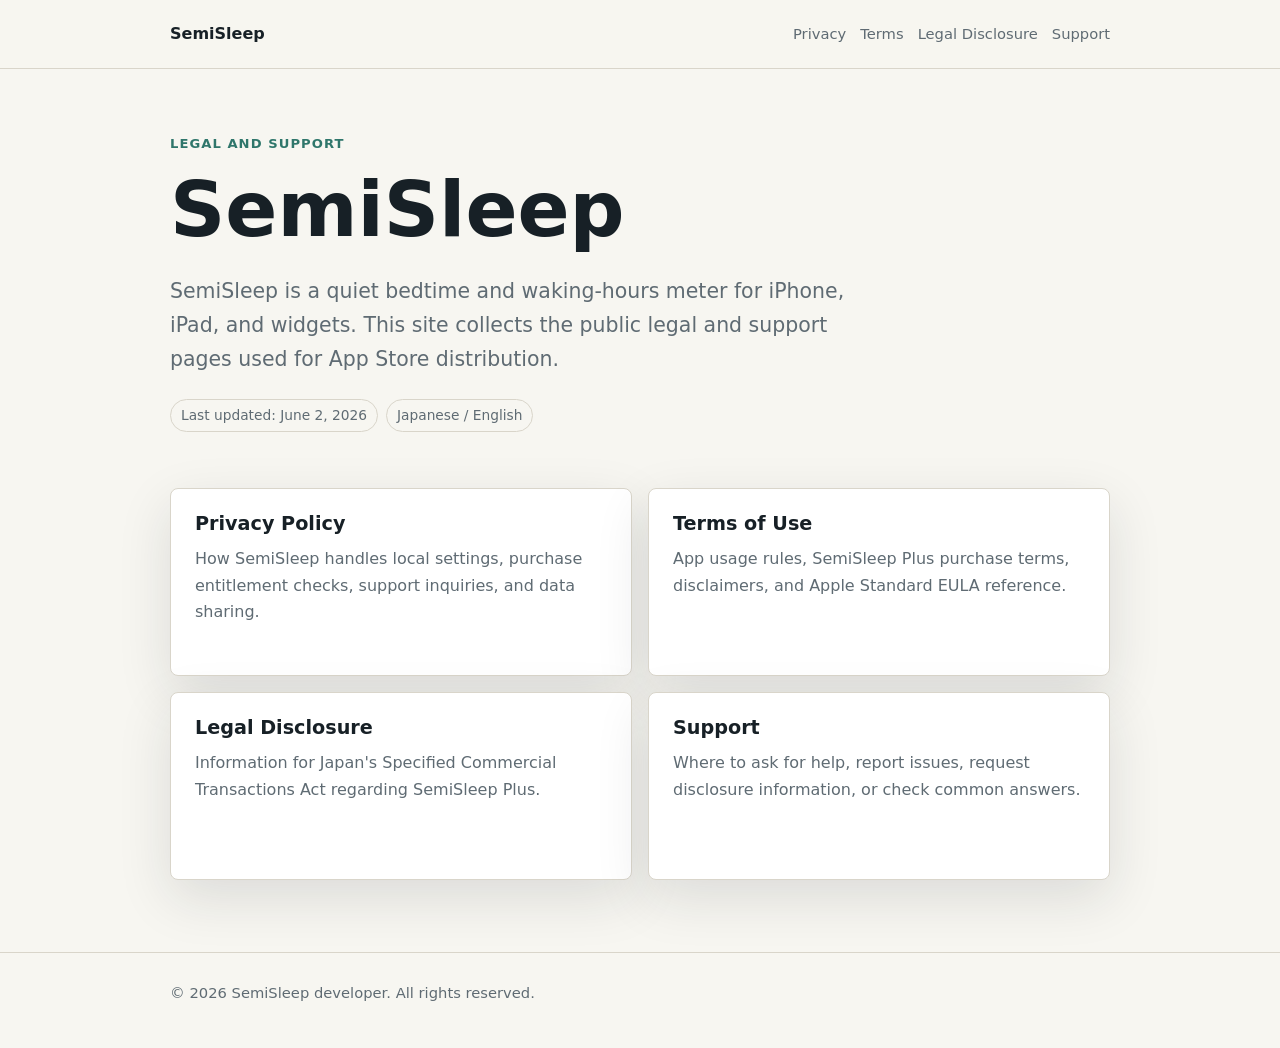
<file: index.html>
<!doctype html>
<html lang="ja">
  <head>
    <meta charset="utf-8">
    <meta name="viewport" content="width=device-width, initial-scale=1">
    <title>SemiSleep Legal Pages</title>
    <meta name="description" content="Privacy policy, terms, legal disclosure, and support information for SemiSleep.">
    <link rel="stylesheet" href="./styles.css">
  </head>
  <body>
    <div class="site">
      <header class="topbar">
        <div class="shell">
          <a class="brand" href="./">SemiSleep</a>
          <nav class="nav" aria-label="Legal pages">
            <a href="./privacy-policy/">Privacy</a>
            <a href="./terms/">Terms</a>
            <a href="./legal-disclosure/">Legal Disclosure</a>
            <a href="./support/">Support</a>
          </nav>
        </div>
      </header>

      <main class="shell">
        <section class="hero">
          <p class="eyebrow">Legal and support</p>
          <h1>SemiSleep</h1>
          <p class="lede">
            SemiSleep is a quiet bedtime and waking-hours meter for iPhone, iPad, and widgets.
            This site collects the public legal and support pages used for App Store distribution.
          </p>
          <div class="meta">
            <span class="pill">Last updated: June 2, 2026</span>
            <span class="pill">Japanese / English</span>
          </div>
        </section>

        <section class="grid" aria-label="Pages">
          <a class="card" href="./privacy-policy/">
            <h2>Privacy Policy</h2>
            <p>How SemiSleep handles local settings, purchase entitlement checks, support inquiries, and data sharing.</p>
          </a>
          <a class="card" href="./terms/">
            <h2>Terms of Use</h2>
            <p>App usage rules, SemiSleep Plus purchase terms, disclaimers, and Apple Standard EULA reference.</p>
          </a>
          <a class="card" href="./legal-disclosure/">
            <h2>Legal Disclosure</h2>
            <p>Information for Japan's Specified Commercial Transactions Act regarding SemiSleep Plus.</p>
          </a>
          <a class="card" href="./support/">
            <h2>Support</h2>
            <p>Where to ask for help, report issues, request disclosure information, or check common answers.</p>
          </a>
        </section>
      </main>

      <footer class="footer">
        <div class="shell">© 2026 SemiSleep developer. All rights reserved.</div>
      </footer>
    </div>
  </body>
</html>
</file>
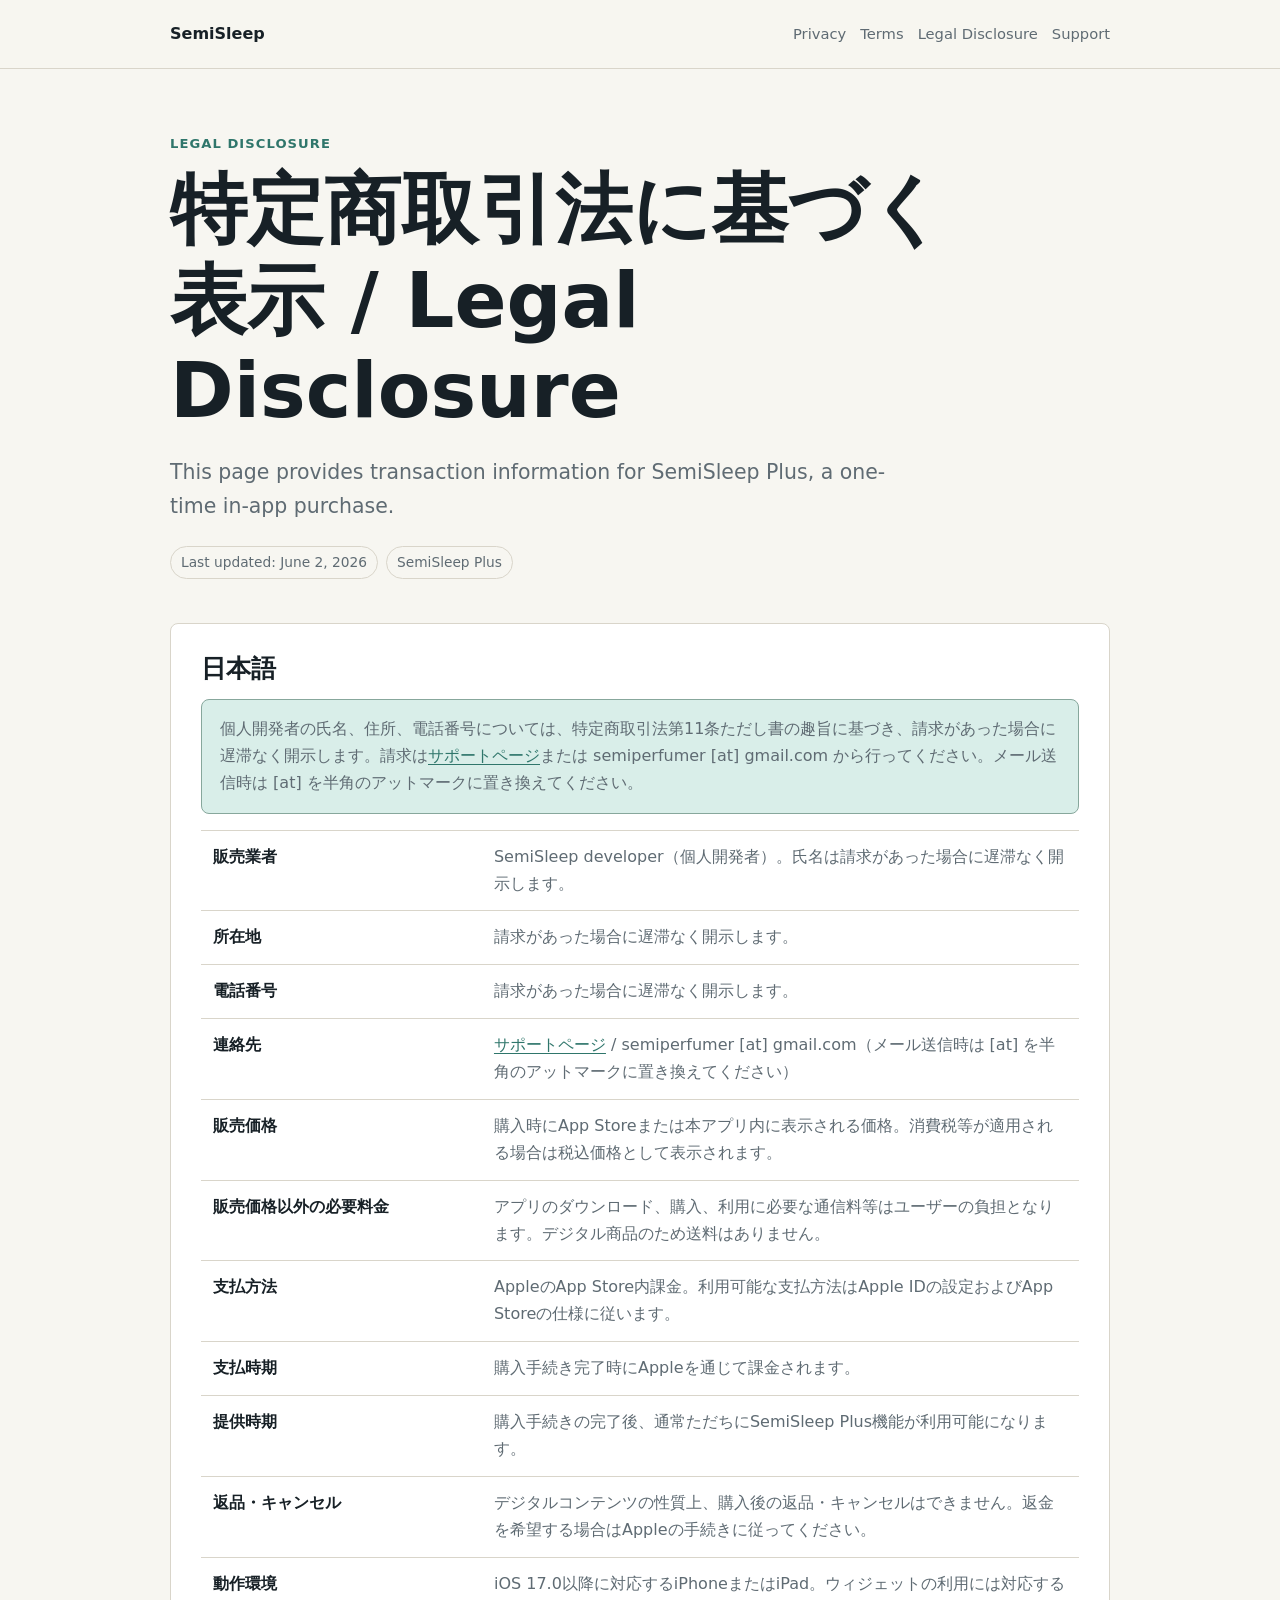
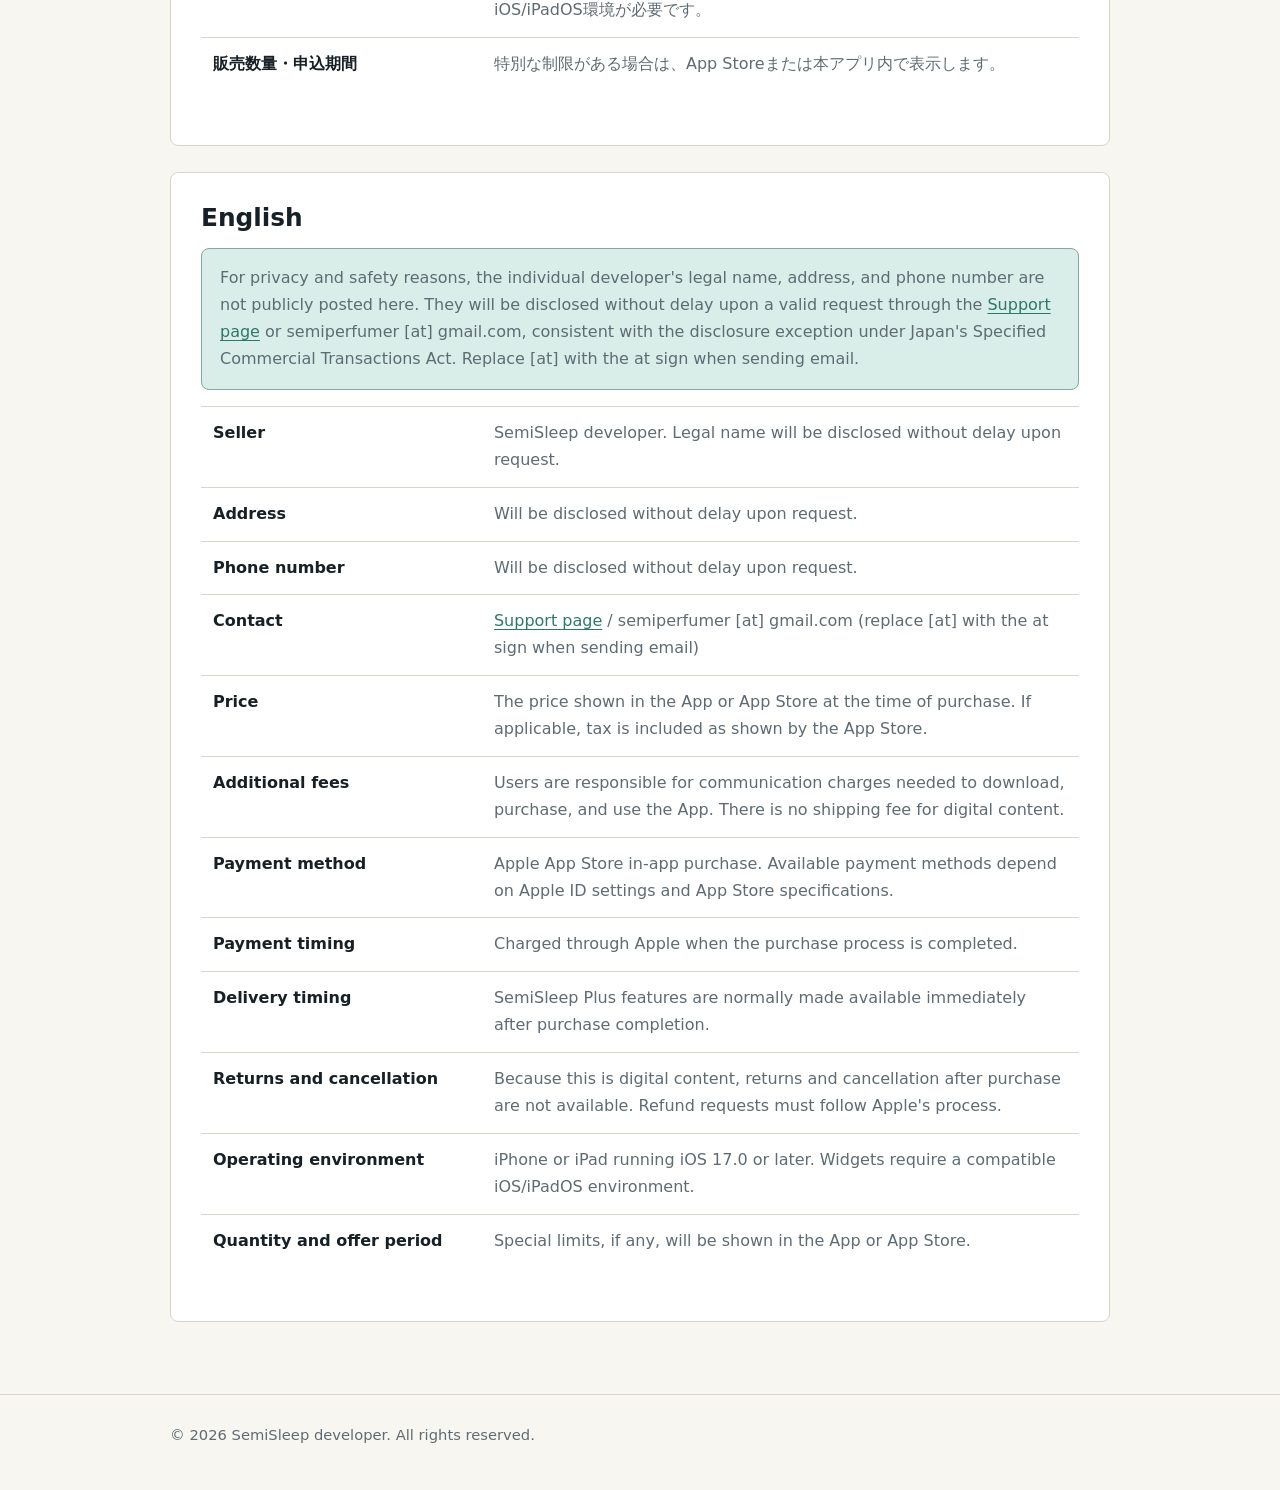
<file: legal-disclosure/index.html>
<!doctype html>
<html lang="ja">
  <head>
    <meta charset="utf-8">
    <meta name="viewport" content="width=device-width, initial-scale=1">
    <title>SemiSleep Legal Disclosure</title>
    <meta name="description" content="Legal disclosure for SemiSleep Plus under Japan's Specified Commercial Transactions Act.">
    <link rel="stylesheet" href="../styles.css">
  </head>
  <body>
    <div class="site">
      <header class="topbar">
        <div class="shell">
          <a class="brand" href="../">SemiSleep</a>
          <nav class="nav" aria-label="Legal pages">
            <a href="../privacy-policy/">Privacy</a>
            <a href="../terms/">Terms</a>
            <a href="../legal-disclosure/">Legal Disclosure</a>
            <a href="../support/">Support</a>
          </nav>
        </div>
      </header>

      <main class="shell">
        <section class="hero">
          <p class="eyebrow">Legal Disclosure</p>
          <h1>特定商取引法に基づく表示 / Legal Disclosure</h1>
          <p class="lede">
            This page provides transaction information for SemiSleep Plus, a one-time in-app purchase.
          </p>
          <div class="meta">
            <span class="pill">Last updated: June 2, 2026</span>
            <span class="pill">SemiSleep Plus</span>
          </div>
        </section>

        <section class="doc">
          <article class="panel" lang="ja">
            <h2>日本語</h2>
            <p class="notice">
              個人開発者の氏名、住所、電話番号については、特定商取引法第11条ただし書の趣旨に基づき、請求があった場合に遅滞なく開示します。請求は<a href="../support/">サポートページ</a>または semiperfumer [at] gmail.com から行ってください。メール送信時は [at] を半角のアットマークに置き換えてください。
            </p>

            <table class="table">
              <tbody>
                <tr>
                  <th>販売業者</th>
                  <td>SemiSleep developer（個人開発者）。氏名は請求があった場合に遅滞なく開示します。</td>
                </tr>
                <tr>
                  <th>所在地</th>
                  <td>請求があった場合に遅滞なく開示します。</td>
                </tr>
                <tr>
                  <th>電話番号</th>
                  <td>請求があった場合に遅滞なく開示します。</td>
                </tr>
                <tr>
                  <th>連絡先</th>
                  <td><a href="../support/">サポートページ</a> / semiperfumer [at] gmail.com（メール送信時は [at] を半角のアットマークに置き換えてください）</td>
                </tr>
                <tr>
                  <th>販売価格</th>
                  <td>購入時にApp Storeまたは本アプリ内に表示される価格。消費税等が適用される場合は税込価格として表示されます。</td>
                </tr>
                <tr>
                  <th>販売価格以外の必要料金</th>
                  <td>アプリのダウンロード、購入、利用に必要な通信料等はユーザーの負担となります。デジタル商品のため送料はありません。</td>
                </tr>
                <tr>
                  <th>支払方法</th>
                  <td>AppleのApp Store内課金。利用可能な支払方法はApple IDの設定およびApp Storeの仕様に従います。</td>
                </tr>
                <tr>
                  <th>支払時期</th>
                  <td>購入手続き完了時にAppleを通じて課金されます。</td>
                </tr>
                <tr>
                  <th>提供時期</th>
                  <td>購入手続きの完了後、通常ただちにSemiSleep Plus機能が利用可能になります。</td>
                </tr>
                <tr>
                  <th>返品・キャンセル</th>
                  <td>デジタルコンテンツの性質上、購入後の返品・キャンセルはできません。返金を希望する場合はAppleの手続きに従ってください。</td>
                </tr>
                <tr>
                  <th>動作環境</th>
                  <td>iOS 17.0以降に対応するiPhoneまたはiPad。ウィジェットの利用には対応するiOS/iPadOS環境が必要です。</td>
                </tr>
                <tr>
                  <th>販売数量・申込期間</th>
                  <td>特別な制限がある場合は、App Storeまたは本アプリ内で表示します。</td>
                </tr>
              </tbody>
            </table>
          </article>

          <article class="panel" lang="en">
            <h2>English</h2>
            <p class="notice">
              For privacy and safety reasons, the individual developer's legal name, address, and phone number are not publicly posted here. They will be disclosed without delay upon a valid request through the <a href="../support/">Support page</a> or semiperfumer [at] gmail.com, consistent with the disclosure exception under Japan's Specified Commercial Transactions Act. Replace [at] with the at sign when sending email.
            </p>

            <table class="table">
              <tbody>
                <tr>
                  <th>Seller</th>
                  <td>SemiSleep developer. Legal name will be disclosed without delay upon request.</td>
                </tr>
                <tr>
                  <th>Address</th>
                  <td>Will be disclosed without delay upon request.</td>
                </tr>
                <tr>
                  <th>Phone number</th>
                  <td>Will be disclosed without delay upon request.</td>
                </tr>
                <tr>
                  <th>Contact</th>
                  <td><a href="../support/">Support page</a> / semiperfumer [at] gmail.com (replace [at] with the at sign when sending email)</td>
                </tr>
                <tr>
                  <th>Price</th>
                  <td>The price shown in the App or App Store at the time of purchase. If applicable, tax is included as shown by the App Store.</td>
                </tr>
                <tr>
                  <th>Additional fees</th>
                  <td>Users are responsible for communication charges needed to download, purchase, and use the App. There is no shipping fee for digital content.</td>
                </tr>
                <tr>
                  <th>Payment method</th>
                  <td>Apple App Store in-app purchase. Available payment methods depend on Apple ID settings and App Store specifications.</td>
                </tr>
                <tr>
                  <th>Payment timing</th>
                  <td>Charged through Apple when the purchase process is completed.</td>
                </tr>
                <tr>
                  <th>Delivery timing</th>
                  <td>SemiSleep Plus features are normally made available immediately after purchase completion.</td>
                </tr>
                <tr>
                  <th>Returns and cancellation</th>
                  <td>Because this is digital content, returns and cancellation after purchase are not available. Refund requests must follow Apple's process.</td>
                </tr>
                <tr>
                  <th>Operating environment</th>
                  <td>iPhone or iPad running iOS 17.0 or later. Widgets require a compatible iOS/iPadOS environment.</td>
                </tr>
                <tr>
                  <th>Quantity and offer period</th>
                  <td>Special limits, if any, will be shown in the App or App Store.</td>
                </tr>
              </tbody>
            </table>
          </article>
        </section>
      </main>

      <footer class="footer">
        <div class="shell">© 2026 SemiSleep developer. All rights reserved.</div>
      </footer>
    </div>
  </body>
</html>
</file>
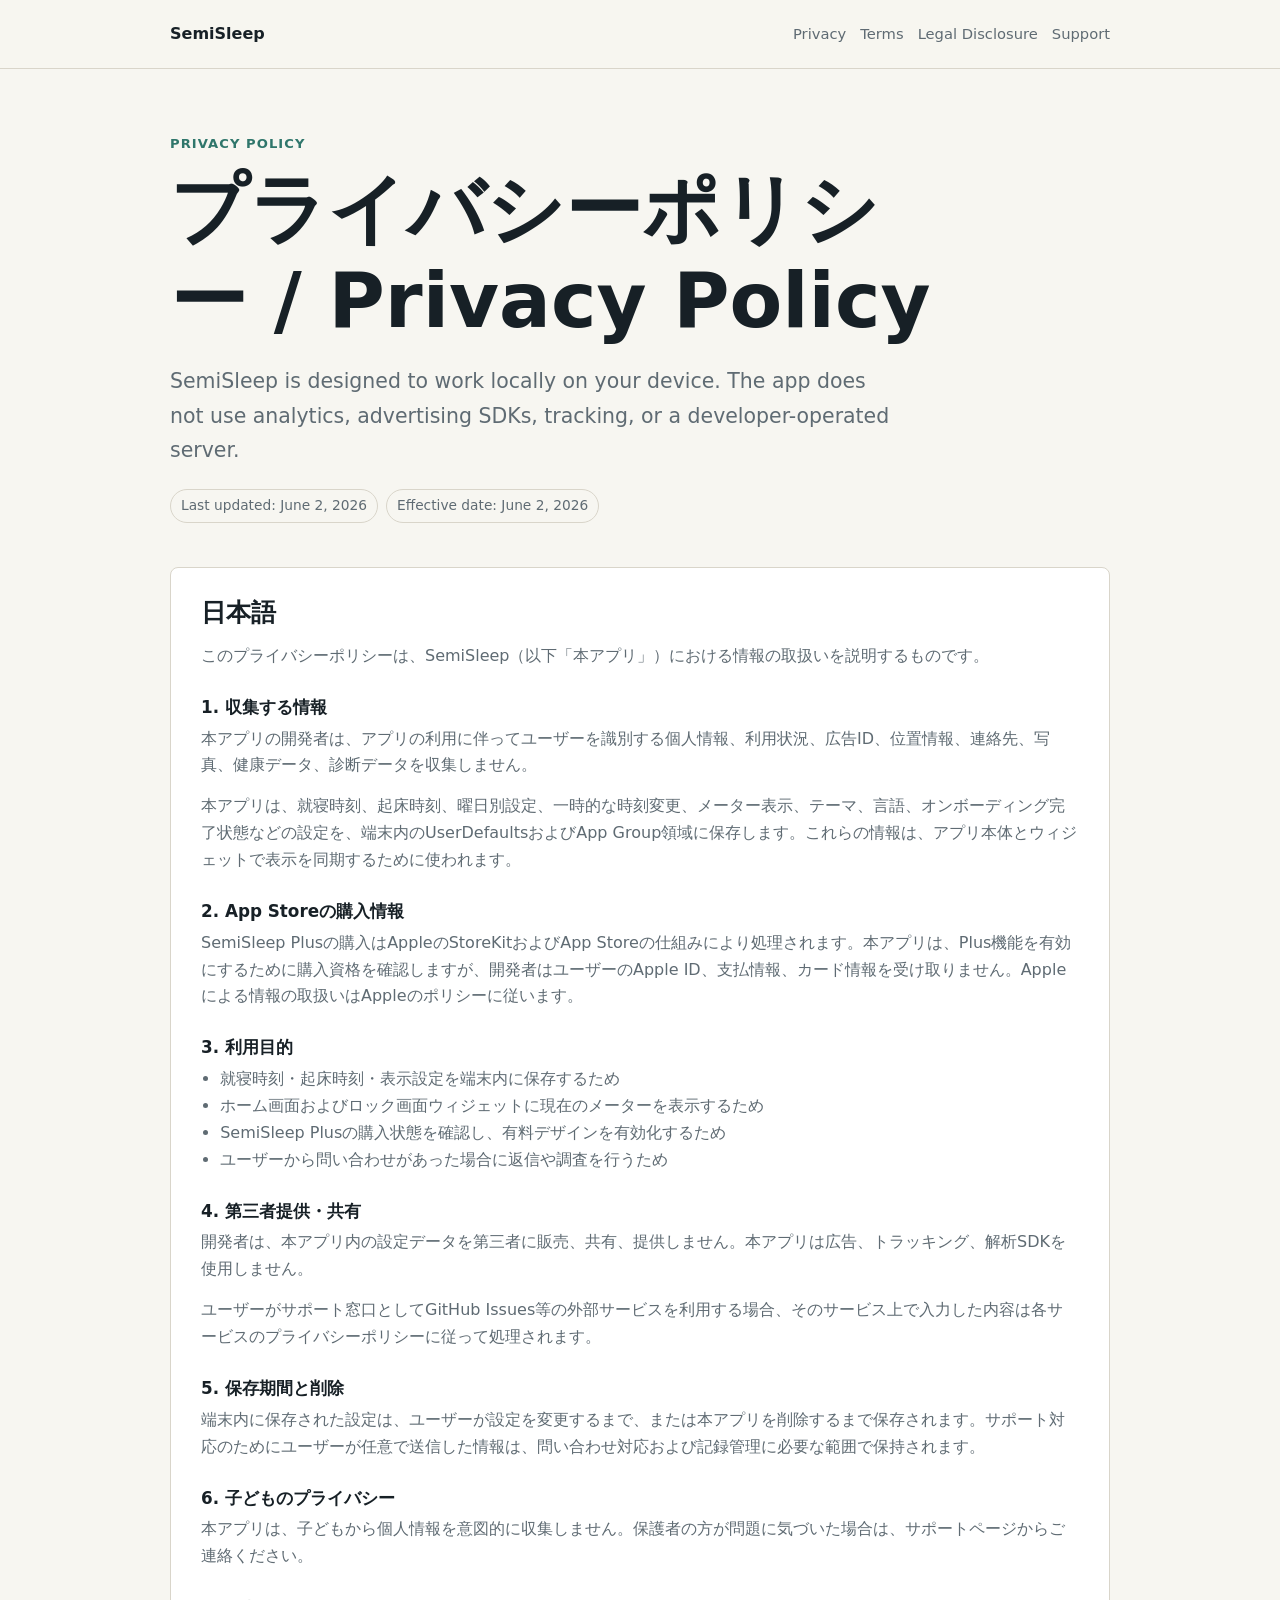
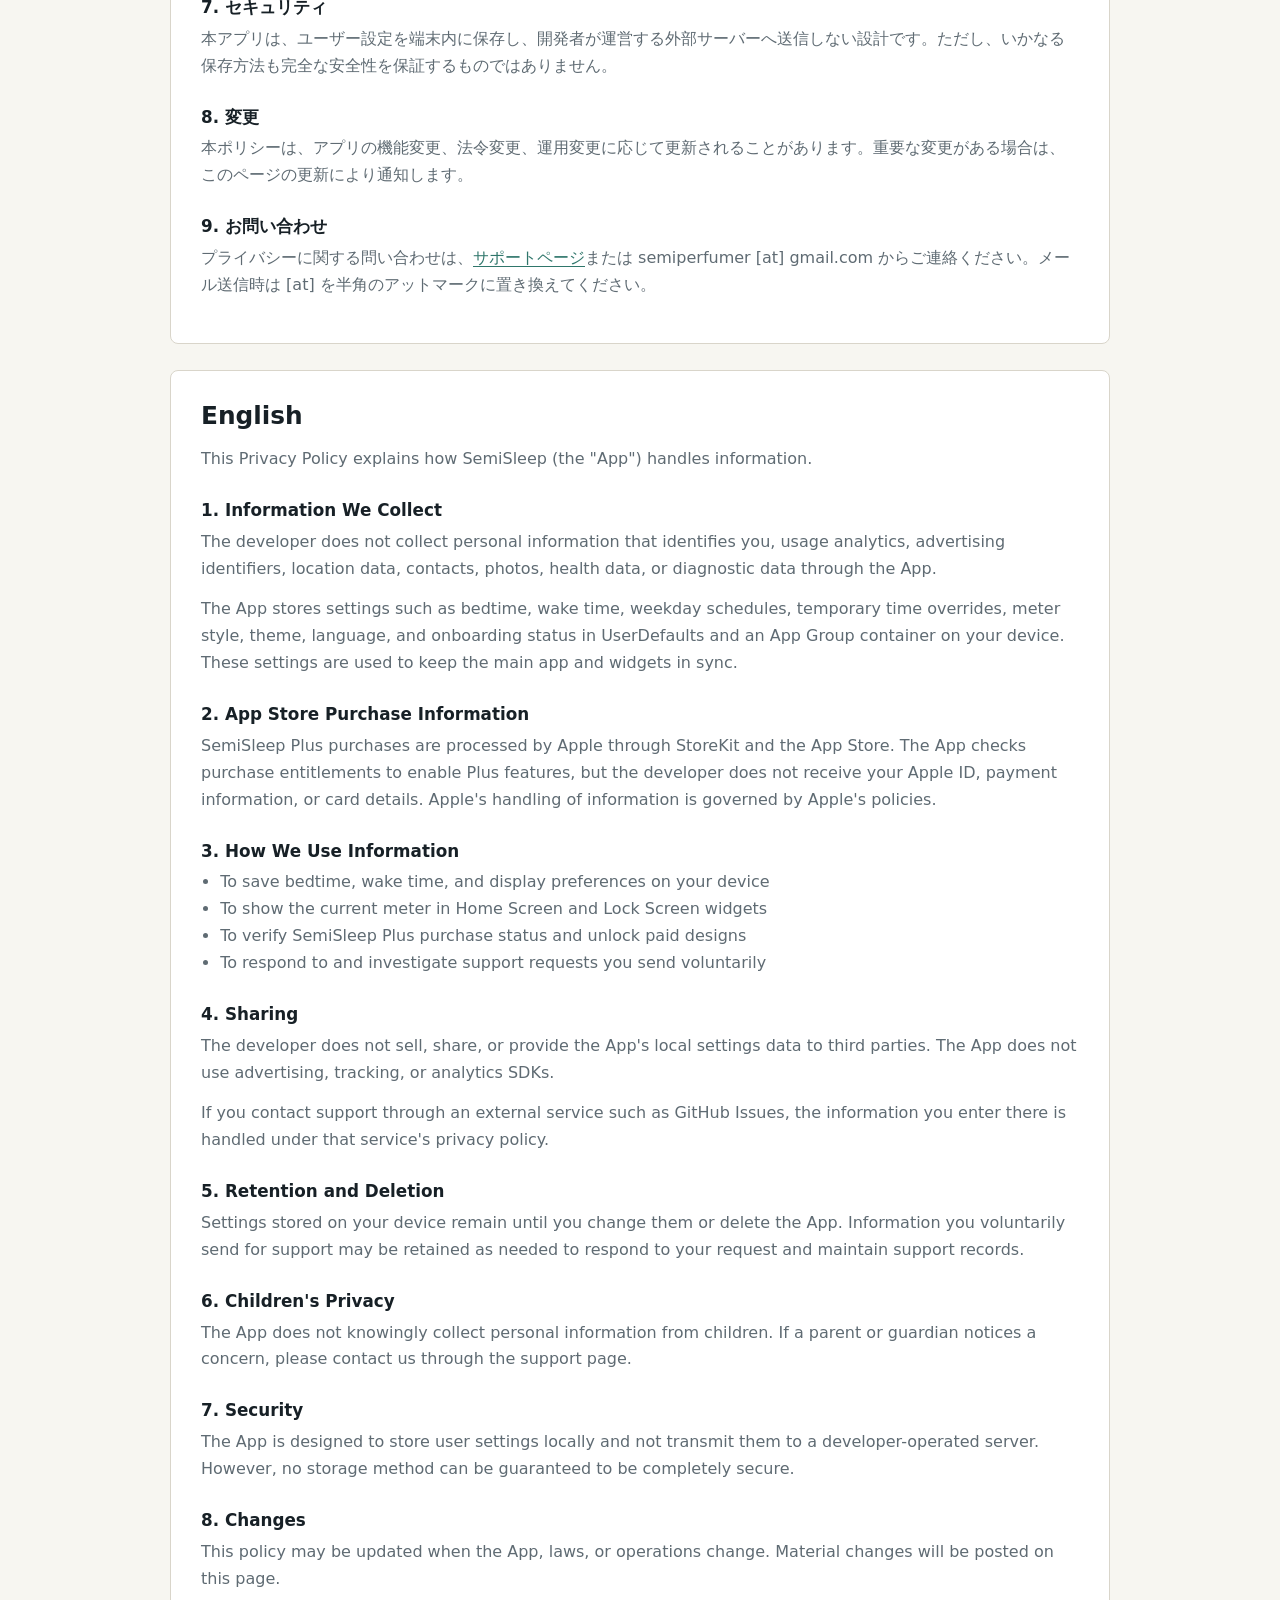
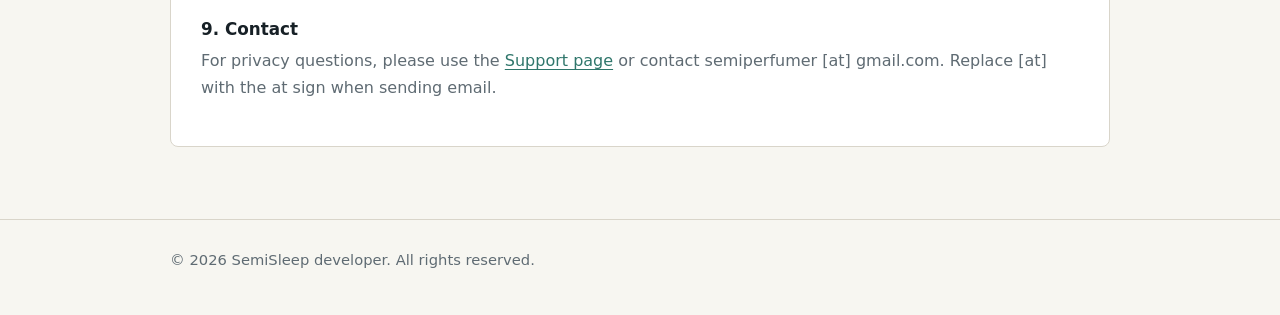
<file: privacy-policy/index.html>
<!doctype html>
<html lang="ja">
  <head>
    <meta charset="utf-8">
    <meta name="viewport" content="width=device-width, initial-scale=1">
    <title>SemiSleep Privacy Policy</title>
    <meta name="description" content="Privacy Policy for SemiSleep in Japanese and English.">
    <link rel="stylesheet" href="../styles.css">
  </head>
  <body>
    <div class="site">
      <header class="topbar">
        <div class="shell">
          <a class="brand" href="../">SemiSleep</a>
          <nav class="nav" aria-label="Legal pages">
            <a href="../privacy-policy/">Privacy</a>
            <a href="../terms/">Terms</a>
            <a href="../legal-disclosure/">Legal Disclosure</a>
            <a href="../support/">Support</a>
          </nav>
        </div>
      </header>

      <main class="shell">
        <section class="hero">
          <p class="eyebrow">Privacy Policy</p>
          <h1>プライバシーポリシー / Privacy Policy</h1>
          <p class="lede">
            SemiSleep is designed to work locally on your device. The app does not use analytics,
            advertising SDKs, tracking, or a developer-operated server.
          </p>
          <div class="meta">
            <span class="pill">Last updated: June 2, 2026</span>
            <span class="pill">Effective date: June 2, 2026</span>
          </div>
        </section>

        <section class="doc">
          <article class="panel" lang="ja">
            <h2>日本語</h2>
            <p>
              このプライバシーポリシーは、SemiSleep（以下「本アプリ」）における情報の取扱いを説明するものです。
            </p>

            <h3>1. 収集する情報</h3>
            <p>
              本アプリの開発者は、アプリの利用に伴ってユーザーを識別する個人情報、利用状況、広告ID、位置情報、連絡先、写真、健康データ、診断データを収集しません。
            </p>
            <p>
              本アプリは、就寝時刻、起床時刻、曜日別設定、一時的な時刻変更、メーター表示、テーマ、言語、オンボーディング完了状態などの設定を、端末内のUserDefaultsおよびApp Group領域に保存します。これらの情報は、アプリ本体とウィジェットで表示を同期するために使われます。
            </p>

            <h3>2. App Storeの購入情報</h3>
            <p>
              SemiSleep Plusの購入はAppleのStoreKitおよびApp Storeの仕組みにより処理されます。本アプリは、Plus機能を有効にするために購入資格を確認しますが、開発者はユーザーのApple ID、支払情報、カード情報を受け取りません。Appleによる情報の取扱いはAppleのポリシーに従います。
            </p>

            <h3>3. 利用目的</h3>
            <ul>
              <li>就寝時刻・起床時刻・表示設定を端末内に保存するため</li>
              <li>ホーム画面およびロック画面ウィジェットに現在のメーターを表示するため</li>
              <li>SemiSleep Plusの購入状態を確認し、有料デザインを有効化するため</li>
              <li>ユーザーから問い合わせがあった場合に返信や調査を行うため</li>
            </ul>

            <h3>4. 第三者提供・共有</h3>
            <p>
              開発者は、本アプリ内の設定データを第三者に販売、共有、提供しません。本アプリは広告、トラッキング、解析SDKを使用しません。
            </p>
            <p>
              ユーザーがサポート窓口としてGitHub Issues等の外部サービスを利用する場合、そのサービス上で入力した内容は各サービスのプライバシーポリシーに従って処理されます。
            </p>

            <h3>5. 保存期間と削除</h3>
            <p>
              端末内に保存された設定は、ユーザーが設定を変更するまで、または本アプリを削除するまで保存されます。サポート対応のためにユーザーが任意で送信した情報は、問い合わせ対応および記録管理に必要な範囲で保持されます。
            </p>

            <h3>6. 子どものプライバシー</h3>
            <p>
              本アプリは、子どもから個人情報を意図的に収集しません。保護者の方が問題に気づいた場合は、サポートページからご連絡ください。
            </p>

            <h3>7. セキュリティ</h3>
            <p>
              本アプリは、ユーザー設定を端末内に保存し、開発者が運営する外部サーバーへ送信しない設計です。ただし、いかなる保存方法も完全な安全性を保証するものではありません。
            </p>

            <h3>8. 変更</h3>
            <p>
              本ポリシーは、アプリの機能変更、法令変更、運用変更に応じて更新されることがあります。重要な変更がある場合は、このページの更新により通知します。
            </p>

            <h3>9. お問い合わせ</h3>
            <p>
              プライバシーに関する問い合わせは、<a href="../support/">サポートページ</a>または semiperfumer [at] gmail.com からご連絡ください。メール送信時は [at] を半角のアットマークに置き換えてください。
            </p>
          </article>

          <article class="panel" lang="en">
            <h2>English</h2>
            <p>
              This Privacy Policy explains how SemiSleep (the "App") handles information.
            </p>

            <h3>1. Information We Collect</h3>
            <p>
              The developer does not collect personal information that identifies you, usage analytics, advertising identifiers, location data, contacts, photos, health data, or diagnostic data through the App.
            </p>
            <p>
              The App stores settings such as bedtime, wake time, weekday schedules, temporary time overrides, meter style, theme, language, and onboarding status in UserDefaults and an App Group container on your device. These settings are used to keep the main app and widgets in sync.
            </p>

            <h3>2. App Store Purchase Information</h3>
            <p>
              SemiSleep Plus purchases are processed by Apple through StoreKit and the App Store. The App checks purchase entitlements to enable Plus features, but the developer does not receive your Apple ID, payment information, or card details. Apple's handling of information is governed by Apple's policies.
            </p>

            <h3>3. How We Use Information</h3>
            <ul>
              <li>To save bedtime, wake time, and display preferences on your device</li>
              <li>To show the current meter in Home Screen and Lock Screen widgets</li>
              <li>To verify SemiSleep Plus purchase status and unlock paid designs</li>
              <li>To respond to and investigate support requests you send voluntarily</li>
            </ul>

            <h3>4. Sharing</h3>
            <p>
              The developer does not sell, share, or provide the App's local settings data to third parties. The App does not use advertising, tracking, or analytics SDKs.
            </p>
            <p>
              If you contact support through an external service such as GitHub Issues, the information you enter there is handled under that service's privacy policy.
            </p>

            <h3>5. Retention and Deletion</h3>
            <p>
              Settings stored on your device remain until you change them or delete the App. Information you voluntarily send for support may be retained as needed to respond to your request and maintain support records.
            </p>

            <h3>6. Children's Privacy</h3>
            <p>
              The App does not knowingly collect personal information from children. If a parent or guardian notices a concern, please contact us through the support page.
            </p>

            <h3>7. Security</h3>
            <p>
              The App is designed to store user settings locally and not transmit them to a developer-operated server. However, no storage method can be guaranteed to be completely secure.
            </p>

            <h3>8. Changes</h3>
            <p>
              This policy may be updated when the App, laws, or operations change. Material changes will be posted on this page.
            </p>

            <h3>9. Contact</h3>
            <p>
              For privacy questions, please use the <a href="../support/">Support page</a> or contact semiperfumer [at] gmail.com. Replace [at] with the at sign when sending email.
            </p>
          </article>
        </section>
      </main>

      <footer class="footer">
        <div class="shell">© 2026 SemiSleep developer. All rights reserved.</div>
      </footer>
    </div>
  </body>
</html>
</file>
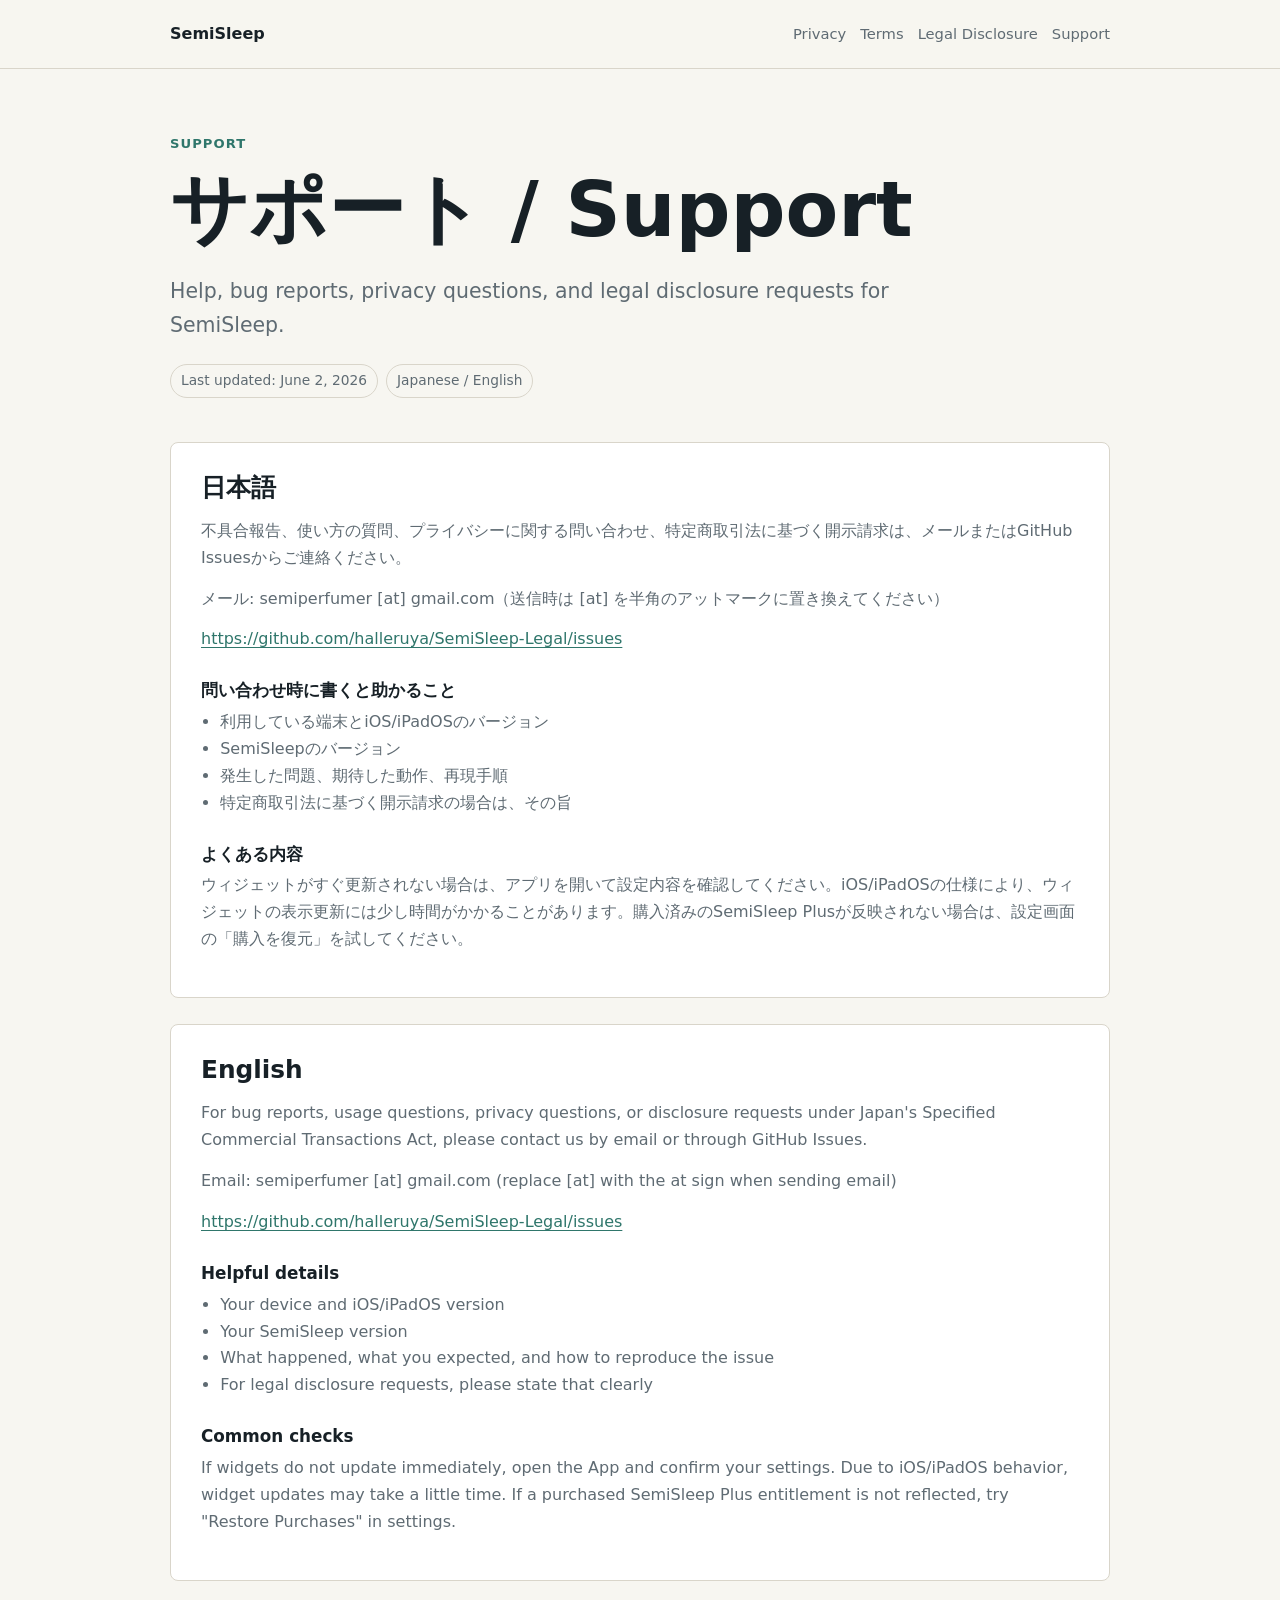
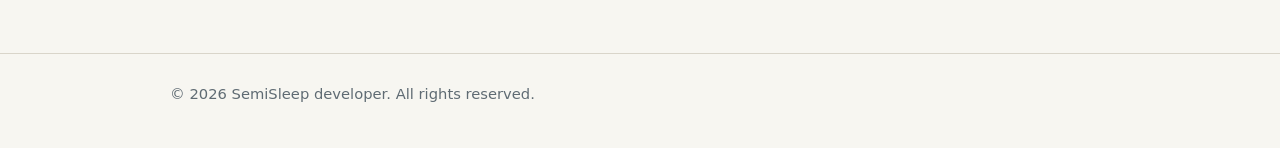
<file: support/index.html>
<!doctype html>
<html lang="ja">
  <head>
    <meta charset="utf-8">
    <meta name="viewport" content="width=device-width, initial-scale=1">
    <title>SemiSleep Support</title>
    <meta name="description" content="Support information for SemiSleep in Japanese and English.">
    <link rel="stylesheet" href="../styles.css">
  </head>
  <body>
    <div class="site">
      <header class="topbar">
        <div class="shell">
          <a class="brand" href="../">SemiSleep</a>
          <nav class="nav" aria-label="Legal pages">
            <a href="../privacy-policy/">Privacy</a>
            <a href="../terms/">Terms</a>
            <a href="../legal-disclosure/">Legal Disclosure</a>
            <a href="../support/">Support</a>
          </nav>
        </div>
      </header>

      <main class="shell">
        <section class="hero">
          <p class="eyebrow">Support</p>
          <h1>サポート / Support</h1>
          <p class="lede">
            Help, bug reports, privacy questions, and legal disclosure requests for SemiSleep.
          </p>
          <div class="meta">
            <span class="pill">Last updated: June 2, 2026</span>
            <span class="pill">Japanese / English</span>
          </div>
        </section>

        <section class="doc">
          <article class="panel" lang="ja">
            <h2>日本語</h2>
            <p>
              不具合報告、使い方の質問、プライバシーに関する問い合わせ、特定商取引法に基づく開示請求は、メールまたはGitHub Issuesからご連絡ください。
            </p>
            <p>
              メール: semiperfumer [at] gmail.com（送信時は [at] を半角のアットマークに置き換えてください）
            </p>
            <p>
              <a href="https://github.com/halleruya/SemiSleep-Legal/issues">https://github.com/halleruya/SemiSleep-Legal/issues</a>
            </p>

            <h3>問い合わせ時に書くと助かること</h3>
            <ul>
              <li>利用している端末とiOS/iPadOSのバージョン</li>
              <li>SemiSleepのバージョン</li>
              <li>発生した問題、期待した動作、再現手順</li>
              <li>特定商取引法に基づく開示請求の場合は、その旨</li>
            </ul>

            <h3>よくある内容</h3>
            <p>
              ウィジェットがすぐ更新されない場合は、アプリを開いて設定内容を確認してください。iOS/iPadOSの仕様により、ウィジェットの表示更新には少し時間がかかることがあります。購入済みのSemiSleep Plusが反映されない場合は、設定画面の「購入を復元」を試してください。
            </p>
          </article>

          <article class="panel" lang="en">
            <h2>English</h2>
            <p>
              For bug reports, usage questions, privacy questions, or disclosure requests under Japan's Specified Commercial Transactions Act, please contact us by email or through GitHub Issues.
            </p>
            <p>
              Email: semiperfumer [at] gmail.com (replace [at] with the at sign when sending email)
            </p>
            <p>
              <a href="https://github.com/halleruya/SemiSleep-Legal/issues">https://github.com/halleruya/SemiSleep-Legal/issues</a>
            </p>

            <h3>Helpful details</h3>
            <ul>
              <li>Your device and iOS/iPadOS version</li>
              <li>Your SemiSleep version</li>
              <li>What happened, what you expected, and how to reproduce the issue</li>
              <li>For legal disclosure requests, please state that clearly</li>
            </ul>

            <h3>Common checks</h3>
            <p>
              If widgets do not update immediately, open the App and confirm your settings. Due to iOS/iPadOS behavior, widget updates may take a little time. If a purchased SemiSleep Plus entitlement is not reflected, try "Restore Purchases" in settings.
            </p>
          </article>
        </section>
      </main>

      <footer class="footer">
        <div class="shell">© 2026 SemiSleep developer. All rights reserved.</div>
      </footer>
    </div>
  </body>
</html>
</file>
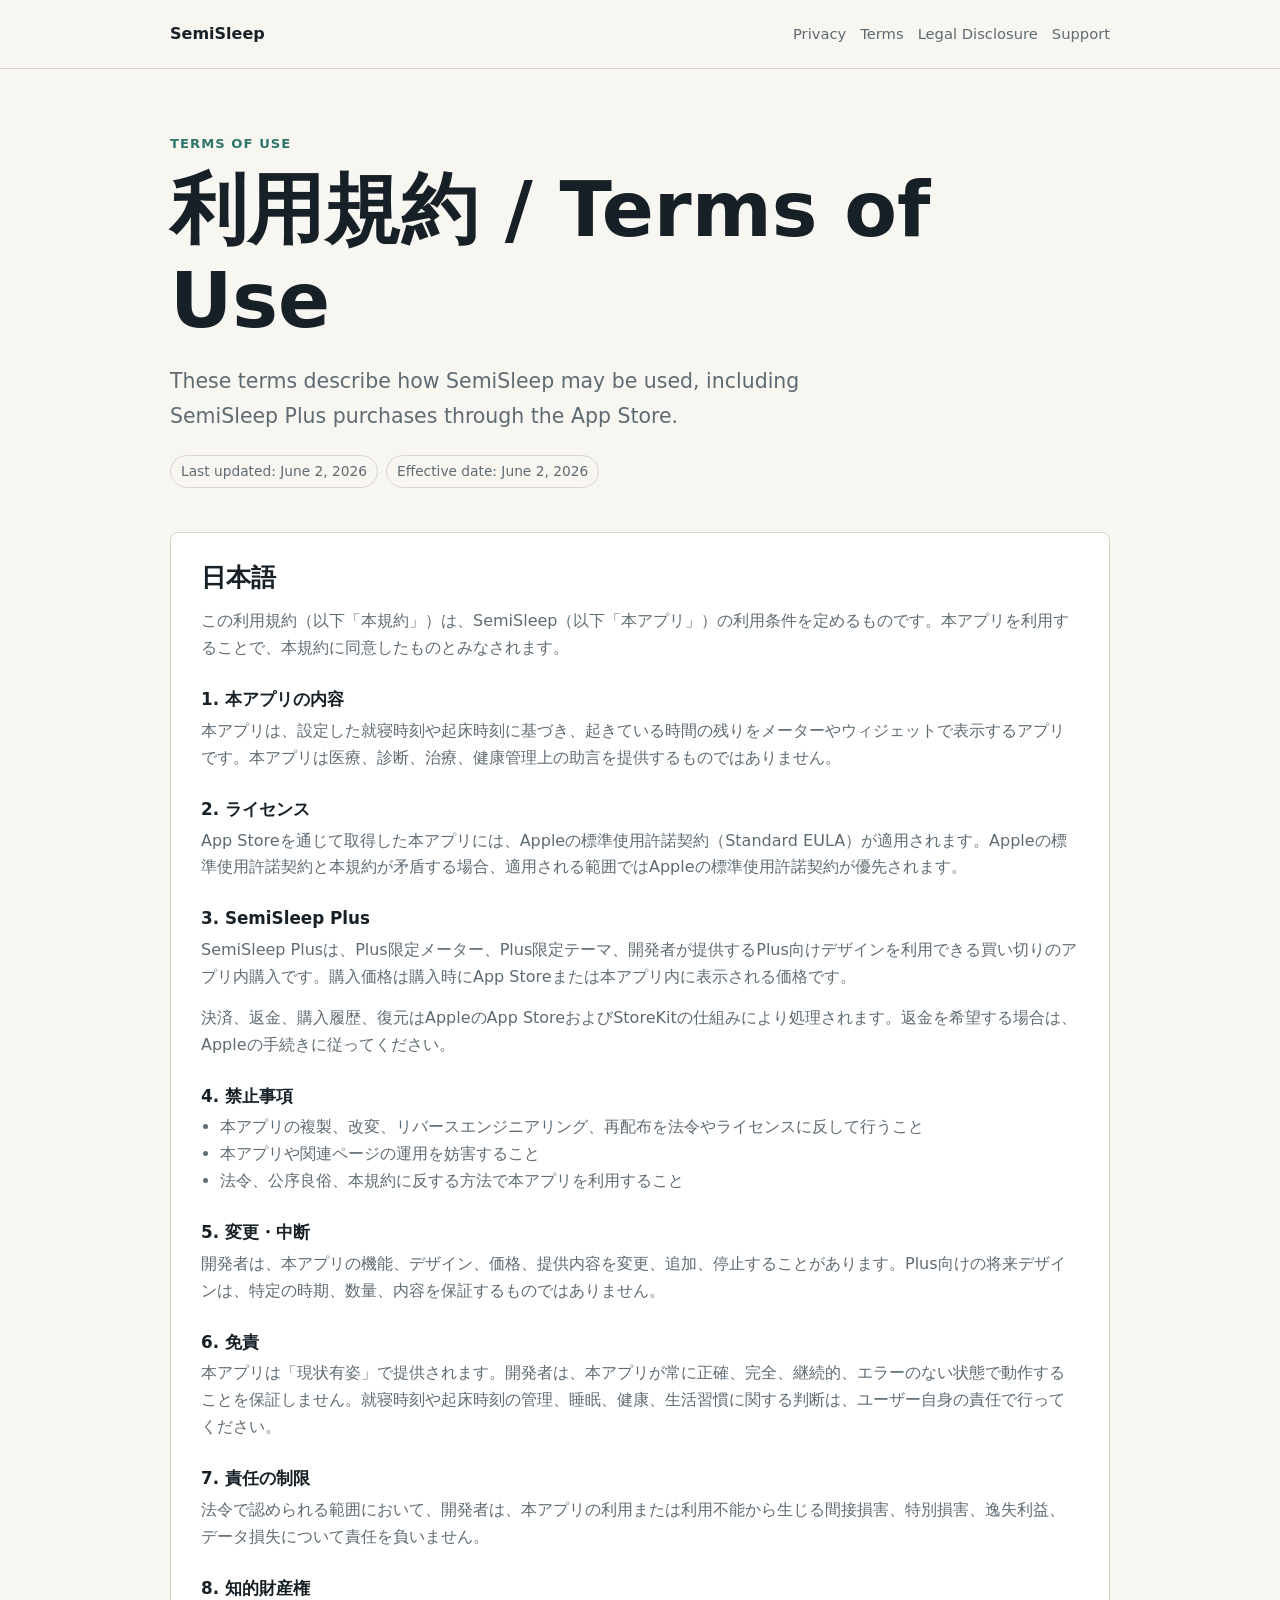
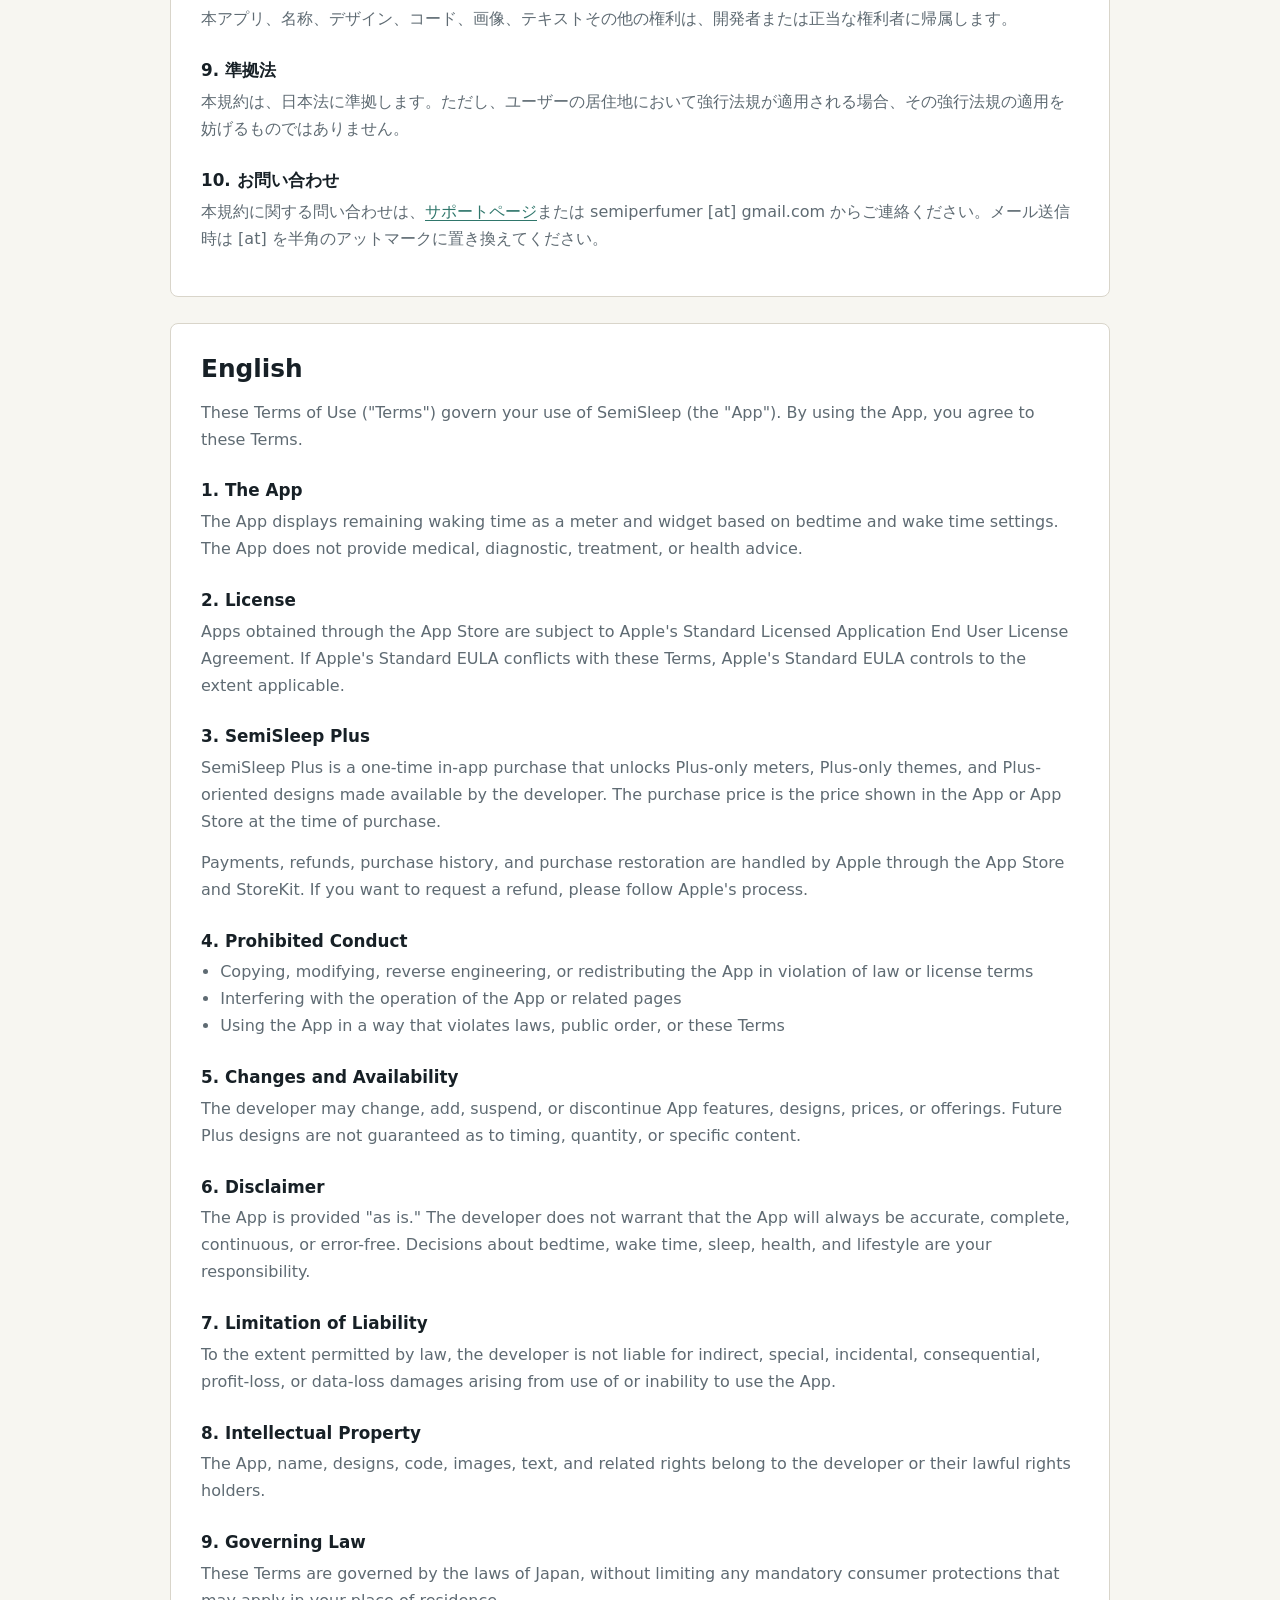
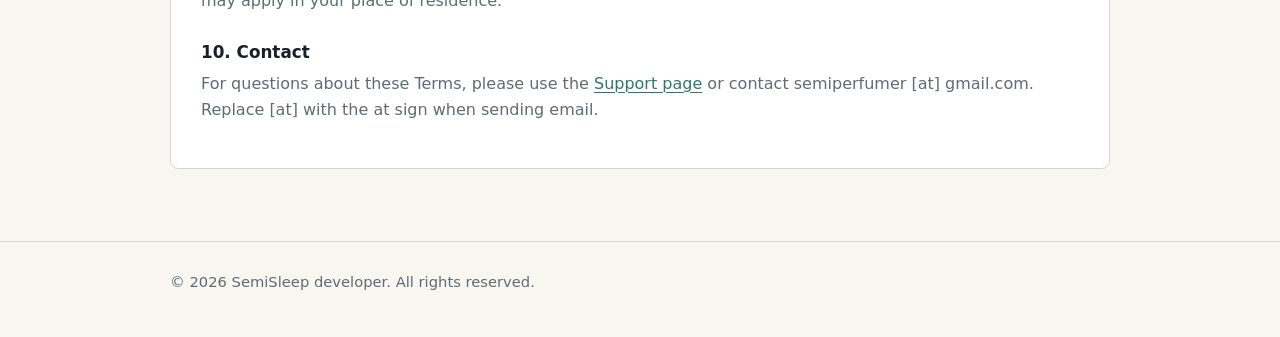
<file: terms/index.html>
<!doctype html>
<html lang="ja">
  <head>
    <meta charset="utf-8">
    <meta name="viewport" content="width=device-width, initial-scale=1">
    <title>SemiSleep Terms of Use</title>
    <meta name="description" content="Terms of Use for SemiSleep in Japanese and English.">
    <link rel="stylesheet" href="../styles.css">
  </head>
  <body>
    <div class="site">
      <header class="topbar">
        <div class="shell">
          <a class="brand" href="../">SemiSleep</a>
          <nav class="nav" aria-label="Legal pages">
            <a href="../privacy-policy/">Privacy</a>
            <a href="../terms/">Terms</a>
            <a href="../legal-disclosure/">Legal Disclosure</a>
            <a href="../support/">Support</a>
          </nav>
        </div>
      </header>

      <main class="shell">
        <section class="hero">
          <p class="eyebrow">Terms of Use</p>
          <h1>利用規約 / Terms of Use</h1>
          <p class="lede">
            These terms describe how SemiSleep may be used, including SemiSleep Plus purchases through the App Store.
          </p>
          <div class="meta">
            <span class="pill">Last updated: June 2, 2026</span>
            <span class="pill">Effective date: June 2, 2026</span>
          </div>
        </section>

        <section class="doc">
          <article class="panel" lang="ja">
            <h2>日本語</h2>
            <p>
              この利用規約（以下「本規約」）は、SemiSleep（以下「本アプリ」）の利用条件を定めるものです。本アプリを利用することで、本規約に同意したものとみなされます。
            </p>

            <h3>1. 本アプリの内容</h3>
            <p>
              本アプリは、設定した就寝時刻や起床時刻に基づき、起きている時間の残りをメーターやウィジェットで表示するアプリです。本アプリは医療、診断、治療、健康管理上の助言を提供するものではありません。
            </p>

            <h3>2. ライセンス</h3>
            <p>
              App Storeを通じて取得した本アプリには、Appleの標準使用許諾契約（Standard EULA）が適用されます。Appleの標準使用許諾契約と本規約が矛盾する場合、適用される範囲ではAppleの標準使用許諾契約が優先されます。
            </p>

            <h3>3. SemiSleep Plus</h3>
            <p>
              SemiSleep Plusは、Plus限定メーター、Plus限定テーマ、開発者が提供するPlus向けデザインを利用できる買い切りのアプリ内購入です。購入価格は購入時にApp Storeまたは本アプリ内に表示される価格です。
            </p>
            <p>
              決済、返金、購入履歴、復元はAppleのApp StoreおよびStoreKitの仕組みにより処理されます。返金を希望する場合は、Appleの手続きに従ってください。
            </p>

            <h3>4. 禁止事項</h3>
            <ul>
              <li>本アプリの複製、改変、リバースエンジニアリング、再配布を法令やライセンスに反して行うこと</li>
              <li>本アプリや関連ページの運用を妨害すること</li>
              <li>法令、公序良俗、本規約に反する方法で本アプリを利用すること</li>
            </ul>

            <h3>5. 変更・中断</h3>
            <p>
              開発者は、本アプリの機能、デザイン、価格、提供内容を変更、追加、停止することがあります。Plus向けの将来デザインは、特定の時期、数量、内容を保証するものではありません。
            </p>

            <h3>6. 免責</h3>
            <p>
              本アプリは「現状有姿」で提供されます。開発者は、本アプリが常に正確、完全、継続的、エラーのない状態で動作することを保証しません。就寝時刻や起床時刻の管理、睡眠、健康、生活習慣に関する判断は、ユーザー自身の責任で行ってください。
            </p>

            <h3>7. 責任の制限</h3>
            <p>
              法令で認められる範囲において、開発者は、本アプリの利用または利用不能から生じる間接損害、特別損害、逸失利益、データ損失について責任を負いません。
            </p>

            <h3>8. 知的財産権</h3>
            <p>
              本アプリ、名称、デザイン、コード、画像、テキストその他の権利は、開発者または正当な権利者に帰属します。
            </p>

            <h3>9. 準拠法</h3>
            <p>
              本規約は、日本法に準拠します。ただし、ユーザーの居住地において強行法規が適用される場合、その強行法規の適用を妨げるものではありません。
            </p>

            <h3>10. お問い合わせ</h3>
            <p>
              本規約に関する問い合わせは、<a href="../support/">サポートページ</a>または semiperfumer [at] gmail.com からご連絡ください。メール送信時は [at] を半角のアットマークに置き換えてください。
            </p>
          </article>

          <article class="panel" lang="en">
            <h2>English</h2>
            <p>
              These Terms of Use ("Terms") govern your use of SemiSleep (the "App"). By using the App, you agree to these Terms.
            </p>

            <h3>1. The App</h3>
            <p>
              The App displays remaining waking time as a meter and widget based on bedtime and wake time settings. The App does not provide medical, diagnostic, treatment, or health advice.
            </p>

            <h3>2. License</h3>
            <p>
              Apps obtained through the App Store are subject to Apple's Standard Licensed Application End User License Agreement. If Apple's Standard EULA conflicts with these Terms, Apple's Standard EULA controls to the extent applicable.
            </p>

            <h3>3. SemiSleep Plus</h3>
            <p>
              SemiSleep Plus is a one-time in-app purchase that unlocks Plus-only meters, Plus-only themes, and Plus-oriented designs made available by the developer. The purchase price is the price shown in the App or App Store at the time of purchase.
            </p>
            <p>
              Payments, refunds, purchase history, and purchase restoration are handled by Apple through the App Store and StoreKit. If you want to request a refund, please follow Apple's process.
            </p>

            <h3>4. Prohibited Conduct</h3>
            <ul>
              <li>Copying, modifying, reverse engineering, or redistributing the App in violation of law or license terms</li>
              <li>Interfering with the operation of the App or related pages</li>
              <li>Using the App in a way that violates laws, public order, or these Terms</li>
            </ul>

            <h3>5. Changes and Availability</h3>
            <p>
              The developer may change, add, suspend, or discontinue App features, designs, prices, or offerings. Future Plus designs are not guaranteed as to timing, quantity, or specific content.
            </p>

            <h3>6. Disclaimer</h3>
            <p>
              The App is provided "as is." The developer does not warrant that the App will always be accurate, complete, continuous, or error-free. Decisions about bedtime, wake time, sleep, health, and lifestyle are your responsibility.
            </p>

            <h3>7. Limitation of Liability</h3>
            <p>
              To the extent permitted by law, the developer is not liable for indirect, special, incidental, consequential, profit-loss, or data-loss damages arising from use of or inability to use the App.
            </p>

            <h3>8. Intellectual Property</h3>
            <p>
              The App, name, designs, code, images, text, and related rights belong to the developer or their lawful rights holders.
            </p>

            <h3>9. Governing Law</h3>
            <p>
              These Terms are governed by the laws of Japan, without limiting any mandatory consumer protections that may apply in your place of residence.
            </p>

            <h3>10. Contact</h3>
            <p>
              For questions about these Terms, please use the <a href="../support/">Support page</a> or contact semiperfumer [at] gmail.com. Replace [at] with the at sign when sending email.
            </p>
          </article>
        </section>
      </main>

      <footer class="footer">
        <div class="shell">© 2026 SemiSleep developer. All rights reserved.</div>
      </footer>
    </div>
  </body>
</html>
</file>
<file: styles.css>
:root {
  color-scheme: light dark;
  --ink: #172026;
  --muted: #5f6b73;
  --paper: #f7f6f1;
  --panel: #ffffff;
  --line: #d9d5ca;
  --accent: #2f766b;
  --accent-soft: #d9eee9;
  --shadow: 0 18px 54px rgba(23, 32, 38, 0.12);
}

@media (prefers-color-scheme: dark) {
  :root {
    --ink: #eef3ef;
    --muted: #afbab4;
    --paper: #141817;
    --panel: #1e2422;
    --line: #343c38;
    --accent: #86d3c4;
    --accent-soft: #243d38;
    --shadow: 0 18px 54px rgba(0, 0, 0, 0.34);
  }
}

* {
  box-sizing: border-box;
}

html {
  font-family: Inter, ui-sans-serif, system-ui, -apple-system, BlinkMacSystemFont, "Segoe UI", sans-serif;
  background: var(--paper);
  color: var(--ink);
}

body {
  margin: 0;
  line-height: 1.68;
}

a {
  color: var(--accent);
  text-decoration-thickness: 0.08em;
  text-underline-offset: 0.18em;
}

.site {
  min-height: 100vh;
}

.shell {
  width: min(100% - 32px, 940px);
  margin: 0 auto;
}

.topbar {
  border-bottom: 1px solid var(--line);
  background: color-mix(in srgb, var(--paper) 88%, transparent);
}

.topbar .shell {
  display: flex;
  align-items: center;
  justify-content: space-between;
  gap: 20px;
  min-height: 68px;
}

.brand {
  color: var(--ink);
  font-size: 1rem;
  font-weight: 760;
  letter-spacing: 0;
  text-decoration: none;
}

.nav {
  display: flex;
  flex-wrap: wrap;
  justify-content: flex-end;
  gap: 14px;
  font-size: 0.92rem;
}

.nav a {
  color: var(--muted);
  text-decoration: none;
}

.nav a:hover {
  color: var(--accent);
}

.hero {
  padding: 64px 0 38px;
}

.eyebrow {
  margin: 0 0 10px;
  color: var(--accent);
  font-size: 0.82rem;
  font-weight: 760;
  letter-spacing: 0.08em;
  text-transform: uppercase;
}

h1,
h2,
h3 {
  line-height: 1.18;
  letter-spacing: 0;
}

h1 {
  max-width: 780px;
  margin: 0;
  font-size: clamp(2.2rem, 6vw, 4.8rem);
}

.lede {
  max-width: 720px;
  margin: 18px 0 0;
  color: var(--muted);
  font-size: clamp(1.05rem, 2.2vw, 1.28rem);
}

.grid {
  display: grid;
  grid-template-columns: repeat(2, minmax(0, 1fr));
  gap: 16px;
  padding: 18px 0 72px;
}

.card {
  min-height: 188px;
  padding: 24px;
  border: 1px solid var(--line);
  border-radius: 8px;
  background: var(--panel);
  box-shadow: var(--shadow);
  text-decoration: none;
}

.card h2 {
  margin: 0 0 10px;
  color: var(--ink);
  font-size: 1.2rem;
}

.card p {
  margin: 0;
  color: var(--muted);
}

.doc {
  display: grid;
  grid-template-columns: minmax(0, 1fr);
  gap: 26px;
  padding: 6px 0 72px;
}

.panel {
  padding: 30px;
  border: 1px solid var(--line);
  border-radius: 8px;
  background: var(--panel);
}

.panel h2 {
  margin: 0 0 16px;
  font-size: 1.55rem;
}

.panel h3 {
  margin: 28px 0 8px;
  font-size: 1.05rem;
}

.panel p,
.panel li {
  color: var(--muted);
}

.panel p {
  margin: 0 0 14px;
}

.panel ul {
  margin: 8px 0 18px;
  padding-left: 1.2rem;
}

.meta {
  display: inline-flex;
  flex-wrap: wrap;
  gap: 8px;
  margin-top: 22px;
}

.pill {
  display: inline-flex;
  align-items: center;
  min-height: 30px;
  padding: 4px 10px;
  border: 1px solid var(--line);
  border-radius: 999px;
  color: var(--muted);
  font-size: 0.86rem;
}

.notice {
  padding: 16px 18px;
  border: 1px solid color-mix(in srgb, var(--accent) 48%, var(--line));
  border-radius: 8px;
  background: var(--accent-soft);
  color: var(--ink);
}

.table {
  width: 100%;
  border-collapse: collapse;
  margin: 16px 0 24px;
}

.table th,
.table td {
  padding: 13px 12px;
  border-top: 1px solid var(--line);
  text-align: left;
  vertical-align: top;
}

.table th {
  width: 32%;
  color: var(--ink);
  font-weight: 720;
}

.table td {
  color: var(--muted);
}

.footer {
  border-top: 1px solid var(--line);
  padding: 28px 0 42px;
  color: var(--muted);
  font-size: 0.92rem;
}

@media (max-width: 720px) {
  .topbar .shell {
    align-items: flex-start;
    flex-direction: column;
    gap: 8px;
    padding: 16px 0;
  }

  .nav {
    justify-content: flex-start;
  }

  .hero {
    padding-top: 44px;
  }

  .grid {
    grid-template-columns: 1fr;
  }

  .panel {
    padding: 22px;
  }

  .table,
  .table tbody,
  .table tr,
  .table th,
  .table td {
    display: block;
    width: 100%;
  }

  .table td {
    padding-top: 4px;
  }
}
</file>
